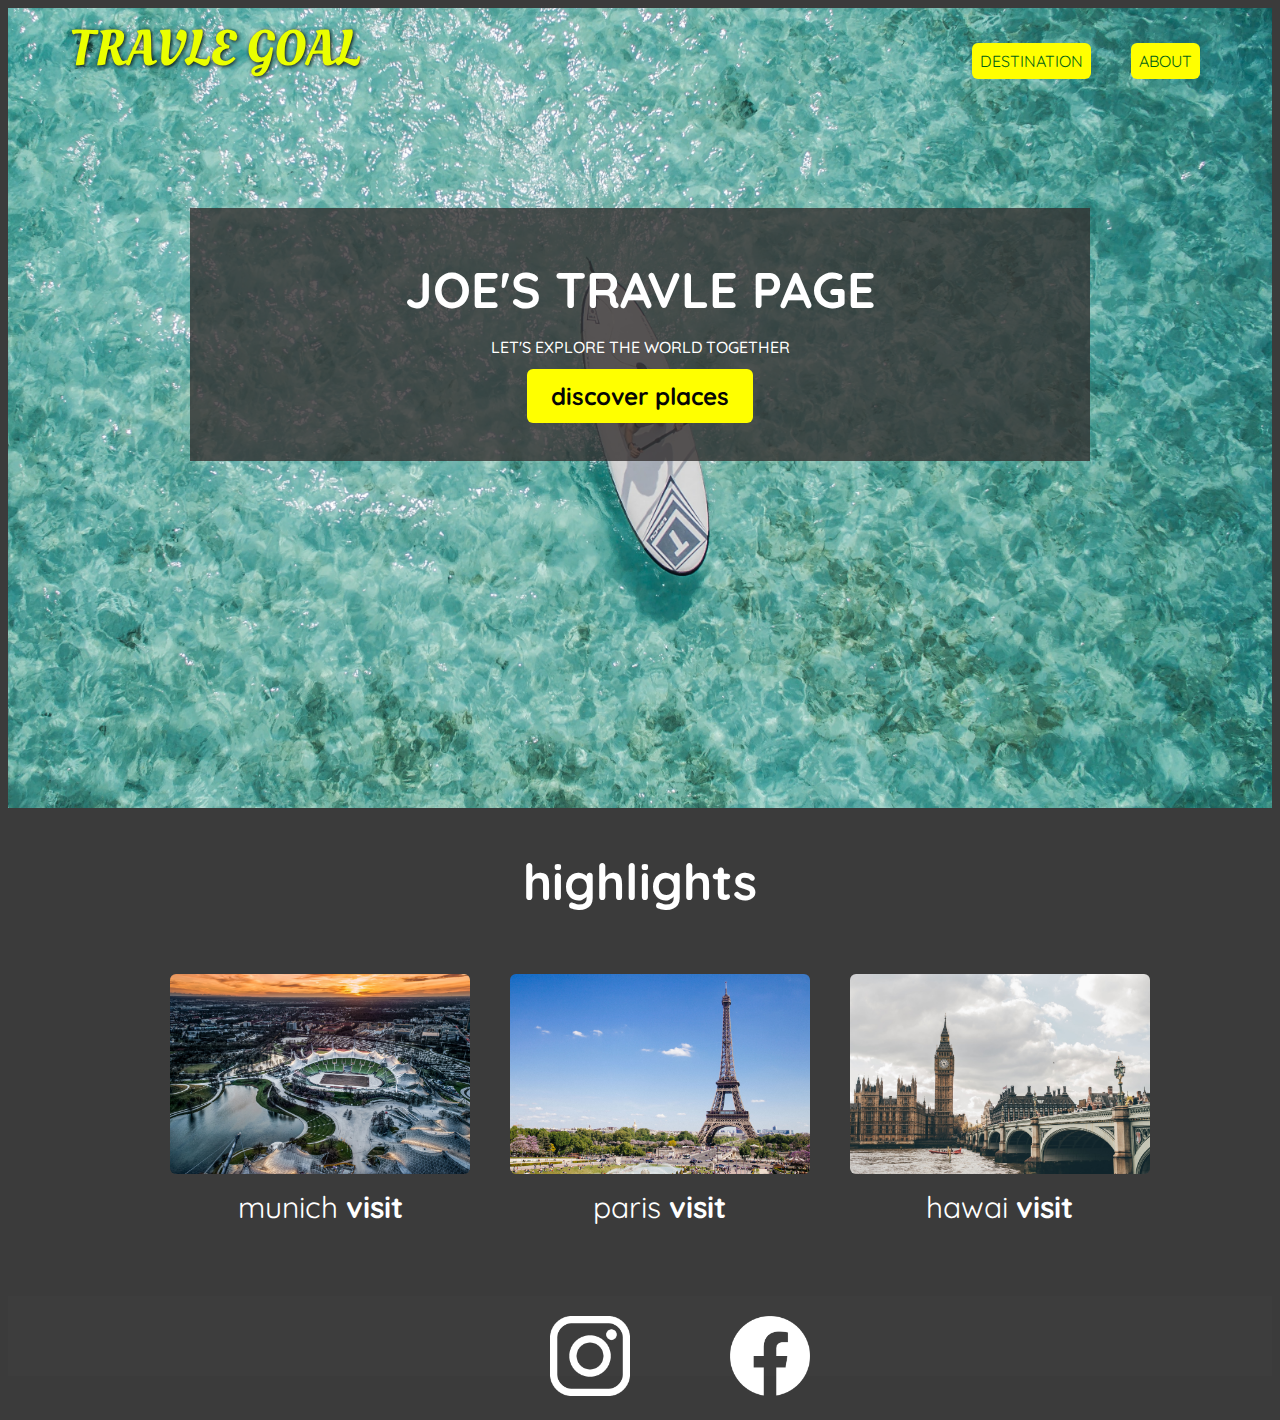
<file: index.html>
<!DOCTYPE html>
<html lang="en">
  <head>
    <meta charset="UTF-8" />

    <title>travel goal</title>
    <link rel="preconnect" href="https://fonts.googleapis.com" />
    <link rel="preconnect" href="https://fonts.gstatic.com" crossorigin />
    <link
      href="https://fonts.googleapis.com/css2?family=Oleo+Script:wght@400;700&family=Quicksand:wght@300..700&display=swap"
      rel="stylesheet"
    />
    <link rel="stylesheet" href="index.css" />
    <link rel="stylesheet" href="shared.css" />
  </head>
  <body>
    <header id="page1">
      <div id="page-logo"><a href="abhi.html">travle goal</a></div>
      <nav>
        <ul>
          <li><a href="lora">destination</a></li>
          <li><a href="lora.com">about</a></li>
        </ul>
      </nav>
    </header>
    <main>
      <section class="hero">
        <div class="hero-content">
          <h1>joe's travle page</h1>
          <p>let's explore the world together</p>
          <a href="places.html">discover places</a>
        </div>
      </section>
      <section class="highlights">
        <h2>highlights</h2>
        <ul class="destinations">
          <li class="destination">
            <a href="xnss"><img src="images/places/munich.jpg" alt="" /></a>
            <p>munich <strong> visit</strong></p>
          </li>
          <li>
            <a href="xvideos"><img src="images/places/paris.jpg" alt="" /></a>
            <p>paris<strong> visit</strong></p>
          </li>
          <li>
            <a href="porn hub"><img src="images/places/london.jpg" alt="" /></a>
            <p>hawai <strong> visit</strong></p>
          </li>
        </ul>
      </section>
    </main>
    <footer>
      <ul>
        <li>
          <a href="instagram"><img src="images/icons/insta.png" alt="" /></a>
        </li>
        <li>
          <a href="fb.com"><img src="images/icons/facebook.png" alt="" /></a>
        </li>
      </ul>
    </footer>
  </body>
</html>
</file>
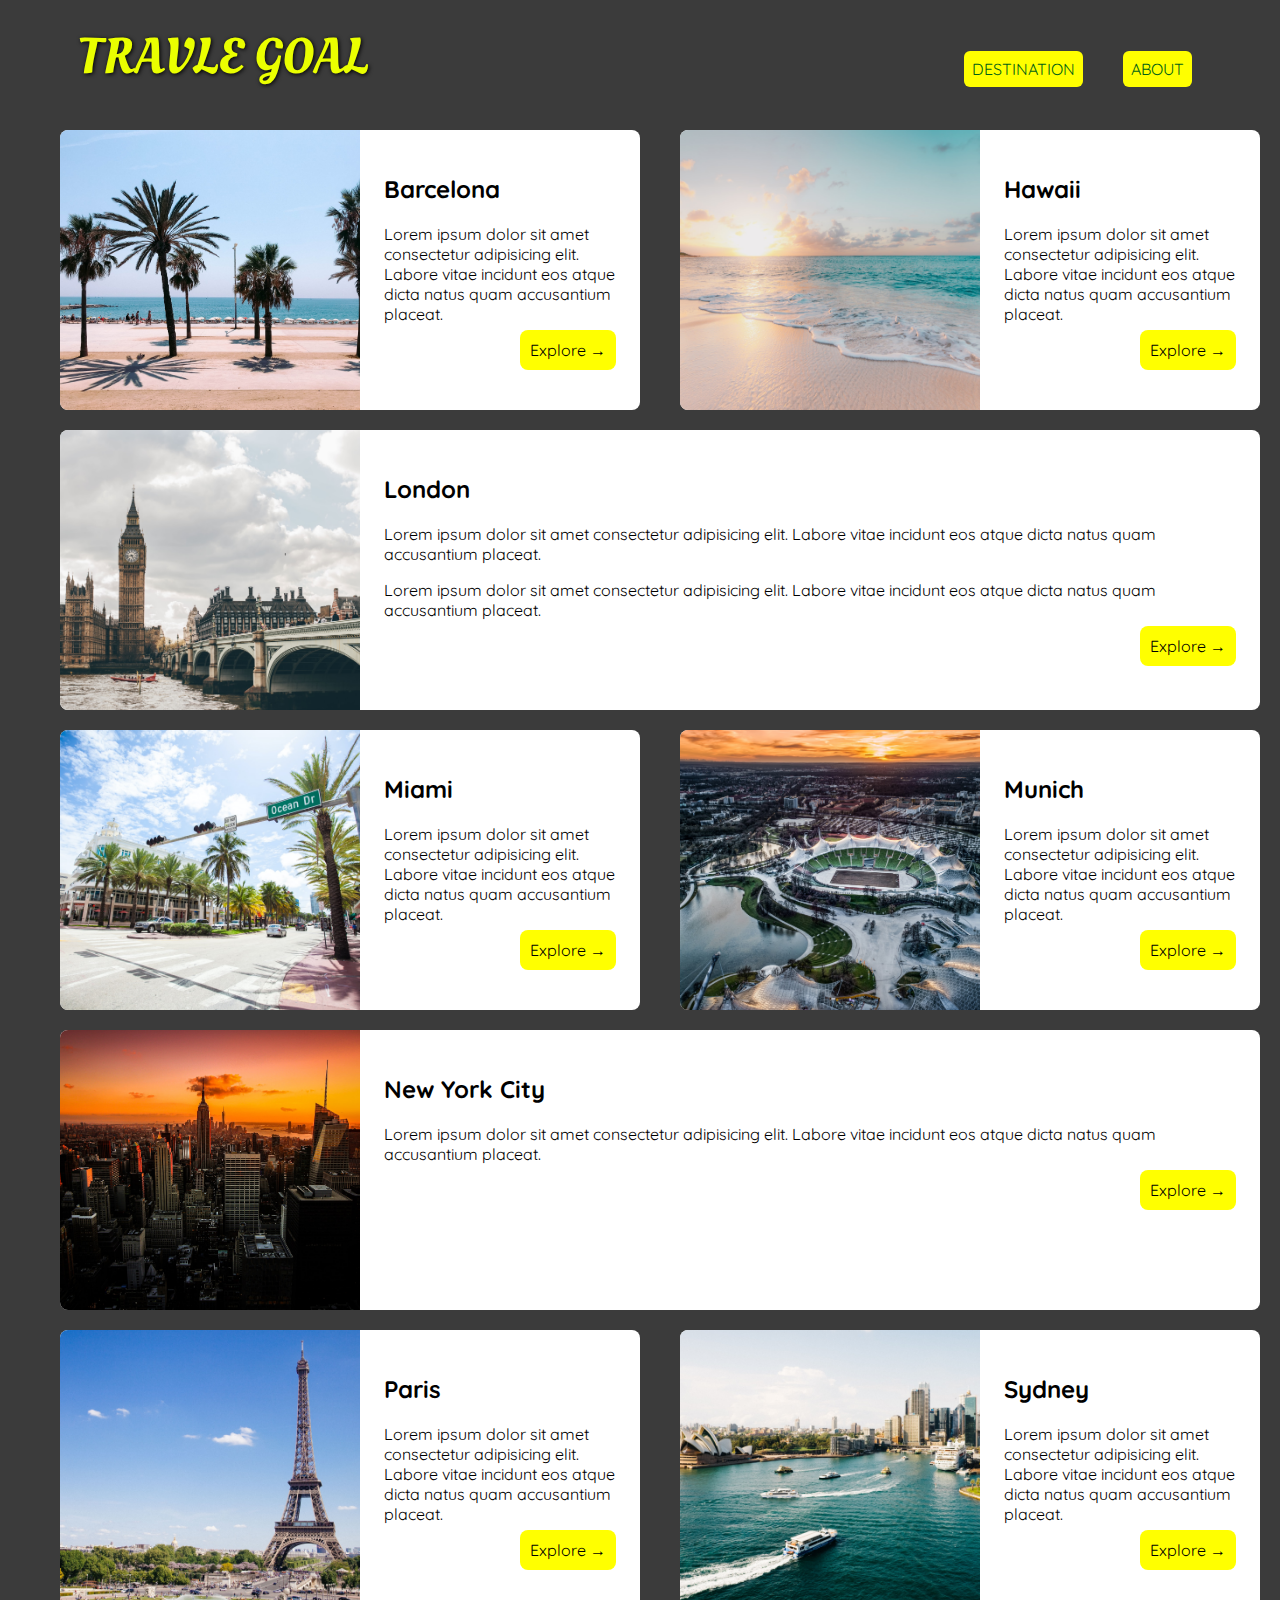
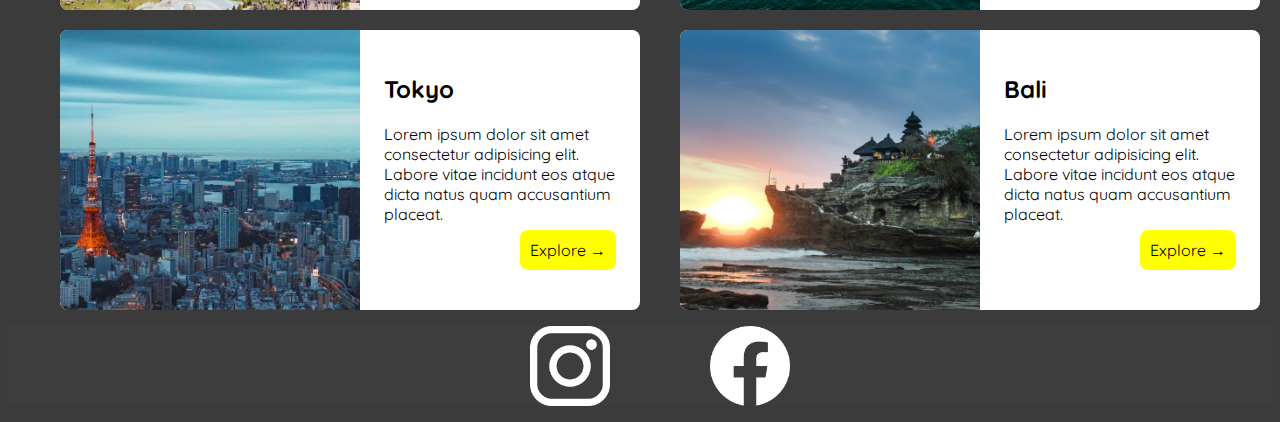
<file: places.html>
<!DOCTYPE html>
<html lang="en">
  <head>
    <meta charset="UTF-8" />

    <title>travel goal</title>
    <link rel="preconnect" href="https://fonts.googleapis.com" />
    <link rel="preconnect" href="https://fonts.gstatic.com" crossorigin />
    <link
      href="https://fonts.googleapis.com/css2?family=Oleo+Script:wght@400;700&family=Quicksand:wght@300..700&display=swap"
      rel="stylesheet"
    />
    <link rel="stylesheet" href="places.css" />
    <link rel="stylesheet" href="shared.css" />
  </head>
  <body>
    <header id="page2">
      <div id="page-logo"><a href="abhi.html">travle goal</a></div>
      <nav>
        <ul>
          <li><a href="lora">destination</a></li>
          <li><a href="lora.com">about</a></li>
        </ul>
      </nav>
    </header>
    <main>
        <ul>
            <li>
              <img src="images/places/barcelona.jpg" alt="City of Barcelona" />
              <div class="item-content">
                <div>
                  <h2>Barcelona</h2>
                  <p>
                    Lorem ipsum dolor sit amet consectetur adipisicing elit. Labore
                    vitae incidunt eos atque dicta natus quam accusantium placeat.
                  </p>
                </div>
                <div class="actions">
                  <a href="https://en.wikipedia.org/wiki/Barcelona">Explore &#x2192</a>
                </div>
              </div>
            </li>
            <li>
              <img src="images/places/hawaii.jpg" alt="Hawaii beach" />
              <div class="item-content">
                <div>
                  <h2>Hawaii</h2>
                  <p>
                    Lorem ipsum dolor sit amet consectetur adipisicing elit. Labore
                    vitae incidunt eos atque dicta natus quam accusantium placeat.
                  </p>
                </div>
                <div class="actions">
                  <a href="hhttps://en.wikipedia.org/wiki/Hawaii">Explore &#x2192</a>
                </div>
              </div>
            </li>
            <li class="third">
              <img src="images/places/london.jpg" alt="London city" />
              <div class="item-content">
                <div>
                  <h2>London</h2>
                  <p>
                    Lorem ipsum dolor sit amet consectetur adipisicing elit. Labore
                    vitae incidunt eos atque dicta natus quam accusantium placeat.
                  </p>
                  <p>
                    Lorem ipsum dolor sit amet consectetur adipisicing elit. Labore
                    vitae incidunt eos atque dicta natus quam accusantium placeat.
                  </p>
                </div>
                <div class="actions">
                  <a href="https://en.wikipedia.org/wiki/London">Explore &#x2192</a>
                </div>
              </div>
            </li>
            <li>
              <img src="images/places/miami.jpg" alt="Miami streets" />
              <div class="item-content">
                <div>
                  <h2>Miami</h2>
                  <p>
                    Lorem ipsum dolor sit amet consectetur adipisicing elit. Labore
                    vitae incidunt eos atque dicta natus quam accusantium placeat.
                  </p>
                </div>
                <div class="actions">
                  <a href="https://en.wikipedia.org/wiki/Miami">Explore &#x2192</a>
                </div>
              </div>
            </li>
            <li>
              <img src="images/places/munich.jpg" alt="Munich football stadium" />
              <div class="item-content">
                <div>
                  <h2>Munich</h2>
                  <p>
                    Lorem ipsum dolor sit amet consectetur adipisicing elit. Labore
                    vitae incidunt eos atque dicta natus quam accusantium placeat.
                  </p>
                </div>
                <div class="actions">
                  <a href="https://en.wikipedia.org/wiki/Munich">Explore &#x2192</a>
                </div>
              </div>
            </li>
            <li class="sixth">
              <img src="images/places/new-york-city.jpg" alt="New York City skyline" />
              <div class="item-content">
                <div>
                  <h2>New York City</h2>
                  <p>
                    Lorem ipsum dolor sit amet consectetur adipisicing elit. Labore
                    vitae incidunt eos atque dicta natus quam accusantium placeat.
                  </p>
                </div>
                <div class="actions">
                  <a href="https://en.wikipedia.org/wiki/New_York_City"
                    >Explore &#x2192</a
                  >
                </div>
              </div>
            </li>
            <li>
              <img src="images/places/paris.jpg" alt="Paris city" />
              <div class="item-content">
                <div>
                  <h2>Paris</h2>
                  <p>
                    Lorem ipsum dolor sit amet consectetur adipisicing elit. Labore
                    vitae incidunt eos atque dicta natus quam accusantium placeat.
                  </p>
                </div>
                <div class="actions">
                  <a href="https://en.wikipedia.org/wiki/Paris">Explore &#x2192</a>
                </div>
              </div>
            </li>
            <li>
              <img src="images/places/sydney.jpg" alt="Sydney beach" />
              <div class="item-content">
                <div>
                  <h2>Sydney</h2>
                  <p>
                    Lorem ipsum dolor sit amet consectetur adipisicing elit. Labore
                    vitae incidunt eos atque dicta natus quam accusantium placeat.
                  </p>
                </div>
                <div class="actions">
                  <a href="https://en.wikipedia.org/wiki/Sydney">Explore &#x2192</a>
                </div>
              </div>
            </li>
            <li>
              <img src="images/places/tokyo.jpg" alt="Tokyo skyline" />
              <div class="item-content">
                <div>
                  <h2>Tokyo</h2>
                  <p>
                    Lorem ipsum dolor sit amet consectetur adipisicing elit. Labore
                    vitae incidunt eos atque dicta natus quam accusantium placeat.
                  </p>
                </div>
                <div class="actions">
                  <a href="https://en.wikipedia.org/wiki/Tokyo">Explore &#x2192</a>
                </div>
              </div>
            </li>
            <li>
              <img src="images/places/bali.jpg" alt="Bali beach" />
              <div class="item-content">
                <div>
                  <h2>Bali</h2>
                  <p>
                    Lorem ipsum dolor sit amet consectetur adipisicing elit. Labore
                    vitae incidunt eos atque dicta natus quam accusantium placeat.
                  </p>
                </div>
                <div class="actions">
                  <a href="https://en.wikipedia.org/wiki/Bali">Explore &#x2192</a>
                </div>
              </div>
            </li>
          </ul>
    </main>
    <footer>
      <ul>
        <li>
          <a href="instagram"><img src="images/icons/insta.png" alt="" /></a>
        </li>
        <li>
          <a href="fb.com"><img src="images/icons/facebook.png" alt="" /></a>
        </li>
      </ul>
    </footer>
  </body>
</html>
</file>
<file: index.css>
.hero {
  height: 800px;
  background-image: url(images/places/ocean.jpg);
  background-position: center;
  background-size: cover;

  /* display: flex; */
}
.hero-content {
  width: 900px;
  background-color: rgba(51, 47, 47, 0.8);
  box-shadow: 2px 2px 8px rgb (68, 67, 67);
  text-align: center;
  padding: 50px 0px;
  margin: 0 auto;
  position: relative;
  top: 200px;
  /* align-items: center; */
}
.hero-content h1 {
  color: rgb(255, 255, 255);
  text-transform: uppercase;
  font-size: 50px;
  font-family: "Raleway" sans-serif;
  margin: 0px;
}
.hero-content p {
  color: white;
  text-transform: uppercase;
  font-weight: 500;
  padding-bottom: 8px;
}
.hero-content a {
  text-decoration: none;
  background-color: yellow;
  border-radius: 6px;
  padding: 12px 24px;
  color: rgb(5, 5, 5);
  font-size: 24px;
  font-weight: 700;
}
h2 {
  color: white;
  text-align: center;
  font-size: 50px;
}
.destinations {
  display: flex;
  width: 90%;
  margin: auto;
  margin-bottom: 40px;
  justify-content: center;
  list-style: none;
}
li img {
  /* width: 100px; */
  height: 200px;
  margin: 20px;
  border-radius: 6px;
  object-fit: cover;

  /* background-position: center; */
}
li p {
  text-align: center;
  font-size: 30px;
  color: white;
  margin-top: -10px;
}
</file>
<file: shared.css>
body {
  background-color: rgb(59, 59, 59);
  font-family: Quicksand, sans-serif;
}
#page-logo a {
  font-size: 50px;
  padding: 10px;
  font-family: Oleo Script, sans-serif;
  color: rgb(234, 255, 0);
  text-decoration: none;
  text-transform: uppercase;
  text-shadow: 1px 1px 4px rgb(0, 0, 0);
}

#page-logo a:hover {
  opacity: 50%;
}

#page1 {
  display: flex;
  justify-content: space-between;
  padding: 15px 60px;
  position: absolute;
  width: 100%;
  top: 0;
  left: 0;
  box-sizing: border-box;
}
#page2 {
  display: flex;
  justify-content: space-between;
  padding: 15px 60px;
  /* position: absolute; */
  width: 100%;
  top: 0;
  left: 0;
  box-sizing: border-box;
}

header ul {
  list-style: none;
  padding: 0px;
  display: flex;
}
header li {
  margin: 20px;
}
nav a {
  text-transform: uppercase;
  background-color: yellow;
  text-decoration: none;
  color: rgb(0, 95, 22);
  background-color: yellow;
  border-radius: 6px;
  padding: 8px;
}
nav a:hover {
  background-color: rgba(251, 255, 0, 0.758);
}
.hero-content a:hover {
  background-color: rgba(251, 255, 0, 0.758);
}
footer {
  background-color: rgb(61, 61, 61);
}
footer ul {
  display: flex;
  /* margin: auto;
  align-items: center; */
  justify-content: center;
  list-style: none;
}

footer li {
  width: 80px;
  height: 80px;
  margin: 0 50px;
}
footer img {
  width: 100%;
  height: 100%;
}
</file>
<file: places.css>
body {
  background: linear-gradient(30deg rgb(77, 77, 77) rgb(58, 58, 58));
}
header {
  position: relative;
}
main ul {
  width: 1200px;
  margin: 0 auto;
  max-width: inherit;
  list-style: none;
  display: grid;
  grid-template-columns: 1fr 1fr;
  gap: 20px 40px;
}
.third {
  grid-column: 1 /3;
}
.sixth {
  grid-column: 1/3;
}

main li {
  display: flex;
  background-color: white;
  border-radius: 8px;
  overflow: hidden;
}
main li img {
  width: 300px;
  height: 280px;
  object-fit: cover;
}
.item-content {
  padding: 24px;
  flex-direction: column;
  justify-content: space-between;
}
.actions {
  margin-top: 23px;
  text-align: right;
  margin-top: 14px;
}
.actions a {
  background-color: yellow;
  padding: 10px;
  border-radius: 8px;
  color: black;
  text-decoration: none;
}

main li a:hover {
  background-color: rgba(116, 127, 0, 0.56);
}
</file>
